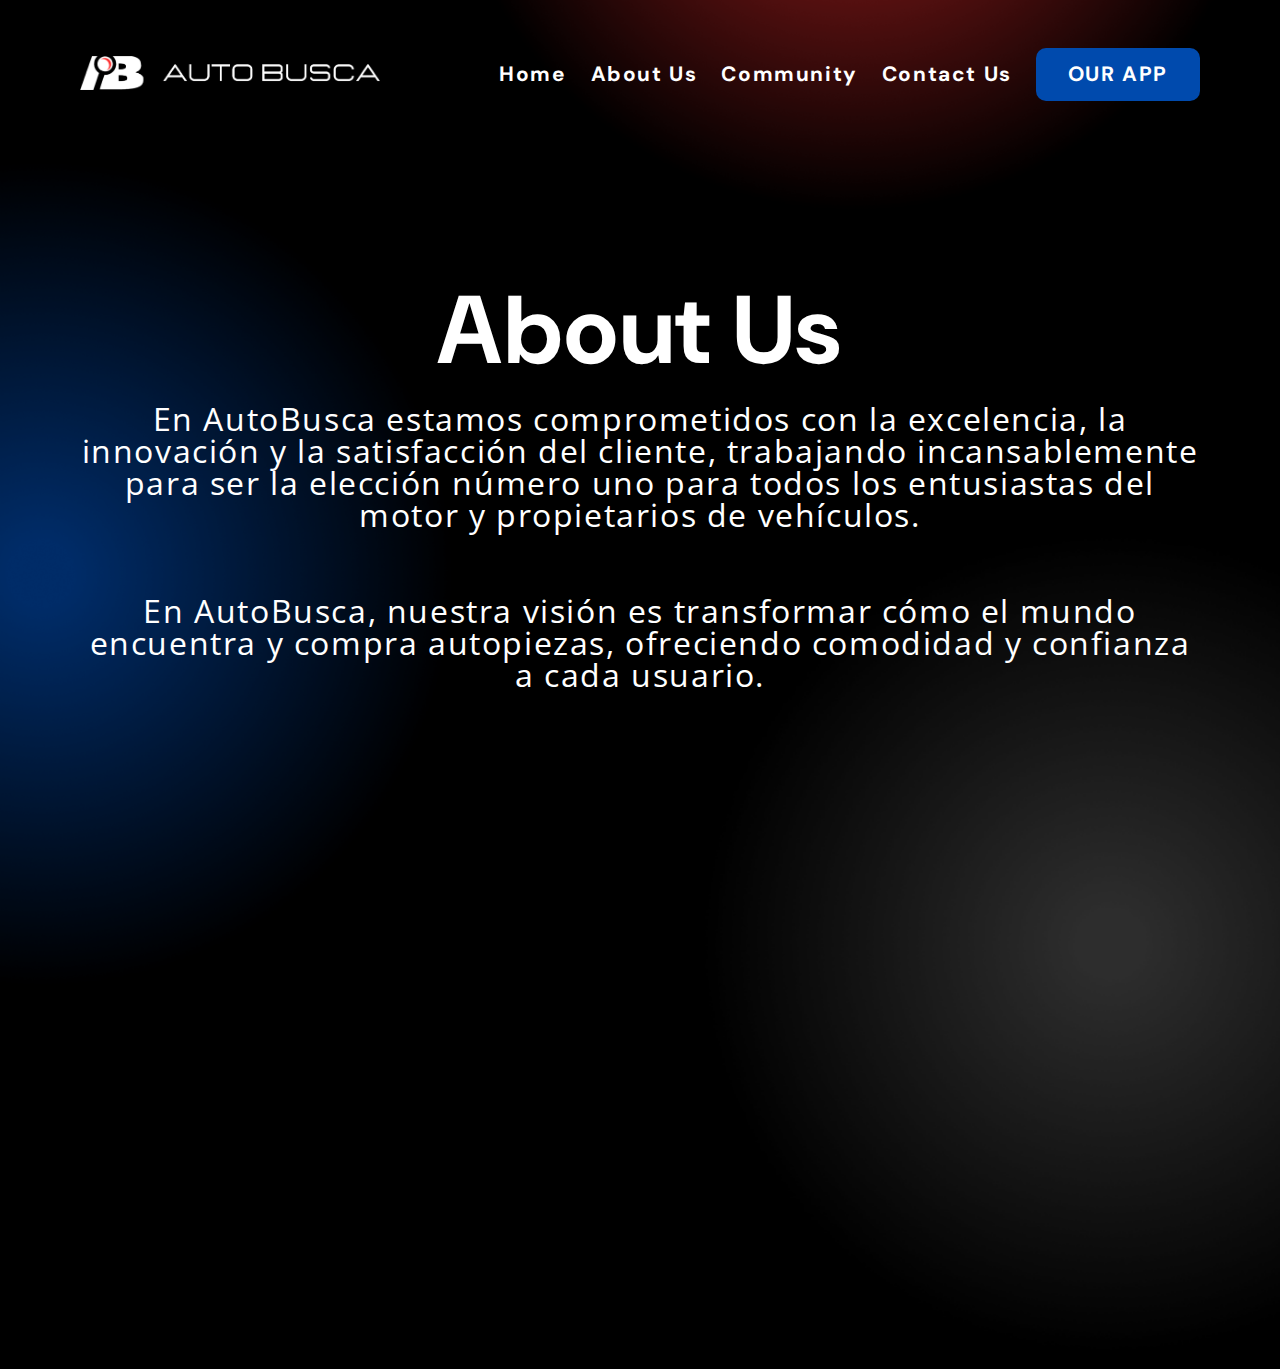
<file: about_us.html>
<!DOCTYPE html>
<html lang="en">
    <head>
        <meta charset="UTF-8">
        <meta name="viewport" content="width=device-width, initial-scale=1.0">
        <link rel="icon" href="./assets/img/icon.png" type="image/x-icon">
        <!--GOOGLE FONTS-->
        <link rel="preconnect" href="https://fonts.googleapis.com">
        <link rel="preconnect" href="https://fonts.gstatic.com" crossorigin>
        <link href="https://fonts.googleapis.com/css2?family=Arimo&family=DM+Sans:opsz,wght@9..40,300&display=swap" rel="stylesheet">
        <link rel="preconnect" href="https://fonts.gstatic.com" crossorigin>
        <link href="https://fonts.googleapis.com/css2?family=Open+Sans&display=swap" rel="stylesheet">
        <!--FONT AWESOME-->
        <link rel="stylesheet" href="https://cdnjs.cloudflare.com/ajax/libs/font-awesome/6.4.2/css/all.min.css" integrity="sha512-z3gLpd7yknf1YoNbCzqRKc4qyor8gaKU1qmn+CShxbuBusANI9QpRohGBreCFkKxLhei6S9CQXFEbbKuqLg0DA==" crossorigin="anonymous" referrerpolicy="no-referrer" />
        <!--CSS-->
        <link rel="stylesheet" href="./assets/css/main.css">
        <title>AutoBusca</title>
    </head>
<body class="body__aboutus">
    
    <nav>
        <div class="red-gradient" id="red-aboutus"></div>

        <div class="nav_container flex">
            <div class="logo">
                <img src="./assets/img/logoAutoBuscca.png" alt="Logo">
            </div>
            <div class="nav__content">
                <ul class="flex">
                    <li><a href="./index.html">Home</a></li>
                    <li><a href="./about_us.html">About Us</a></li>
                    <li><a href="./community.html">Community</a></li>
                    <li><a href="./contact_us.html">Contact Us</a></li>
                    <a href="./ourapp.html">
                        <div class="box">Our app</div>
                    </a>
                </ul>
            </div>

            <div class="nav__content-toggle">
                <i class="fa fa-bars"></i>
            </div>
        </div>
    </nav>
    
    <main class="about__main">
        <div class="blue-gradient" id="blue-aboutus"></div>
        <div class="about__container flex">
            <div class="about__content">
                <h1>About Us</h1>
                <p>En AutoBusca estamos comprometidos con la excelencia, la innovación y la satisfacción del cliente, trabajando incansablemente para ser la elección número uno para todos los entusiastas del motor y propietarios de vehículos.
                </p>
                <p>En AutoBusca, nuestra visión es transformar cómo el mundo encuentra y compra autopiezas, ofreciendo comodidad y confianza a cada usuario.
                </p>
            </div>
        </div>
        <div class="gray-gradient" id="gray-aboutus"></div>
    </main>

    <script src="./js/menu-toggle.js"></script>


</body>
</html>
</file>
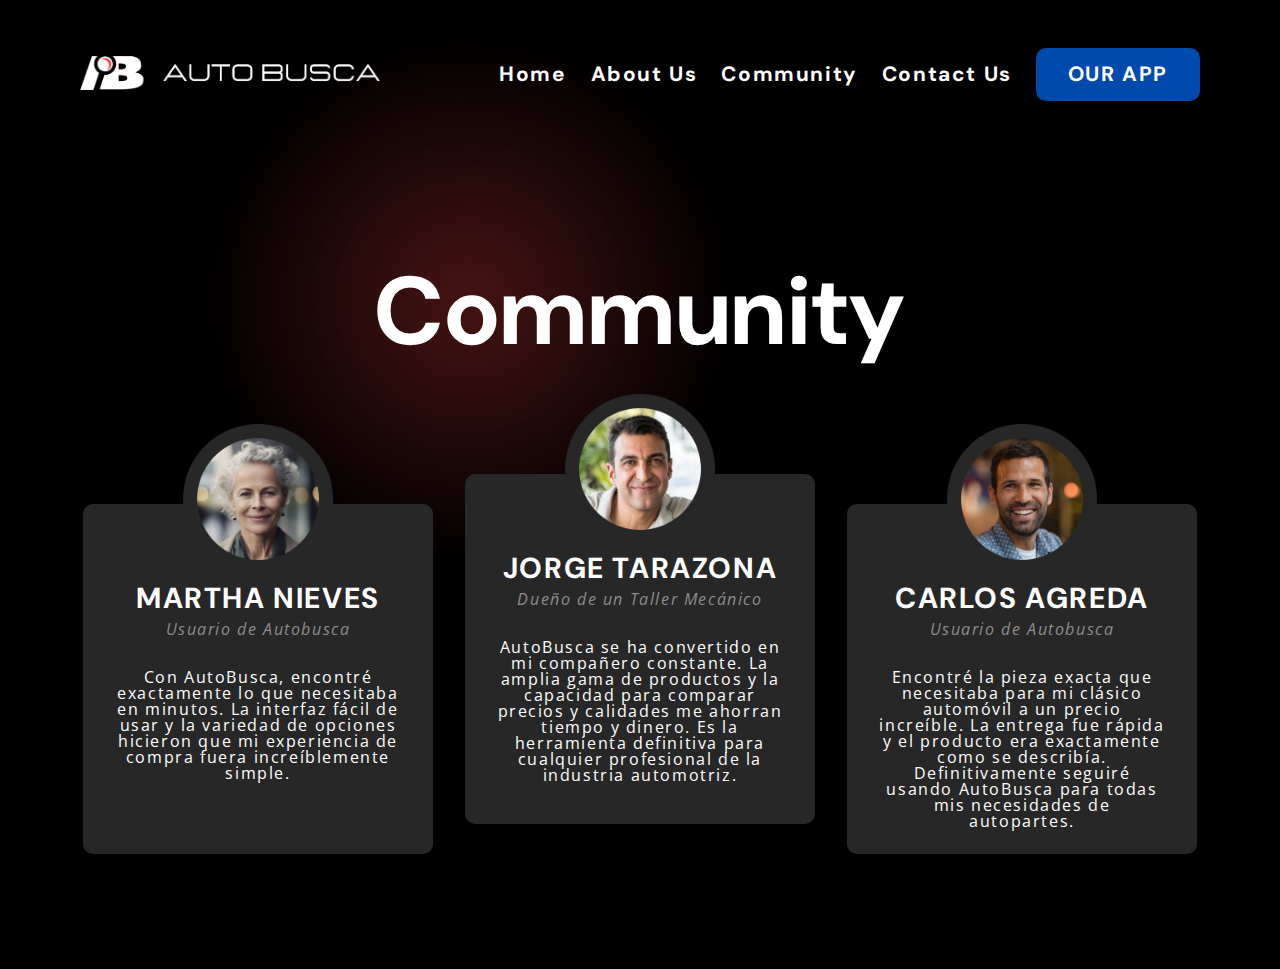
<file: community.html>
<!DOCTYPE html>
<html lang="en">
    <head>
        <meta charset="UTF-8">
        <meta name="viewport" content="width=device-width, initial-scale=1.0">
        <link rel="icon" href="./assets/img/icon.png" type="image/x-icon">
        <!--GOOGLE FONTS-->
        <link rel="preconnect" href="https://fonts.googleapis.com">
        <link rel="preconnect" href="https://fonts.gstatic.com" crossorigin>
        <link href="https://fonts.googleapis.com/css2?family=Arimo&family=DM+Sans:opsz,wght@9..40,300&display=swap" rel="stylesheet">
        <link rel="preconnect" href="https://fonts.gstatic.com" crossorigin>
        <link href="https://fonts.googleapis.com/css2?family=Open+Sans&display=swap" rel="stylesheet">
        <!--FONT AWESOME-->
        <link rel="stylesheet" href="https://cdnjs.cloudflare.com/ajax/libs/font-awesome/6.4.2/css/all.min.css" integrity="sha512-z3gLpd7yknf1YoNbCzqRKc4qyor8gaKU1qmn+CShxbuBusANI9QpRohGBreCFkKxLhei6S9CQXFEbbKuqLg0DA==" crossorigin="anonymous" referrerpolicy="no-referrer" />
        <!--CSS-->
        <link rel="stylesheet" href="./assets/css/main.css">
        <title>AutoBusca</title>
    </head>
<body class="body__community">
    
    <nav>
        <div class="nav_container flex">
            <div class="logo">
                <img src="./assets/img/logoAutoBuscca.png" alt="Logo">
            </div>
            <div class="nav__content">
                <ul class="flex">
                    <li><a href="./index.html">Home</a></li>
                    <li><a href="./about_us.html">About Us</a></li>
                    <li><a href="./community.html">Community</a></li>
                    <li><a href="./contact_us.html">Contact Us</a></li>
                    <a href="./ourapp.html">
                        <div class="box">Our app</div>
                    </a>
                </ul>
            </div>

            <div class="nav__content-toggle">
                <i class="fa fa-bars"></i>
            </div>
        </div>
    </nav>

    <main>
        <div class="community_container flex">
            <div class="community__content">
                <div>
                    <div class="cherry-gradient"></div>                    
                    <h1>Community</h1>
                </div>

                <div class="cards__container flex">

                    
                    <div class="card__wrapped">
                        <div class="card">
                            
                            <div class="img_user"><img src="./assets/img/1seniora.png" alt="Usuario"></div>
                            <div class="card__content">
                                <h2>Martha Nieves</h2>
                                <span>Usuario de Autobusca</span>
                                <p>Con AutoBusca, encontré exactamente lo que necesitaba en minutos. La interfaz fácil de usar y la variedad de opciones hicieron que mi experiencia de compra fuera increíblemente simple.</p>
                            </div>

                        </div>
                    </div>

                    <div class="card__wrapped">
                        <div class="card">
                            
                            <div class="img_user"><img src="./assets/img/2senior.png" alt="Usuario"></div>
                            <div class="card__content">
                                <h2>Jorge Tarazona</h2>
                                <span>Dueño de un Taller Mecánico</span>
                                <p>AutoBusca se ha convertido en mi compañero constante. La amplia gama de productos y la capacidad para comparar precios y calidades me ahorran tiempo y dinero. Es la herramienta definitiva para cualquier profesional de la industria automotriz.</p>
                            </div>

                        </div>
                    </div>

                    <div class="card__wrapped">
                        <div class="card">
                            
                            <div class="img_user"><img src="./assets/img/3senior.png" alt="Usuario"></div>
                            <div class="card__content">
                                <h2>Carlos Agreda</h2>
                                <span>Usuario de Autobusca</span>
                                <p>Encontré la pieza exacta que necesitaba para mi clásico automóvil a un precio increíble. La entrega fue rápida y el producto era exactamente como se describía. Definitivamente seguiré usando AutoBusca para todas mis necesidades de autopartes.</p>
                            </div>

                        </div>
                    </div>

                </div>
            </div>
        </div>
    </main>
    
    
    <script src="./js/menu-toggle.js"></script>


</body>
</html>
</file>
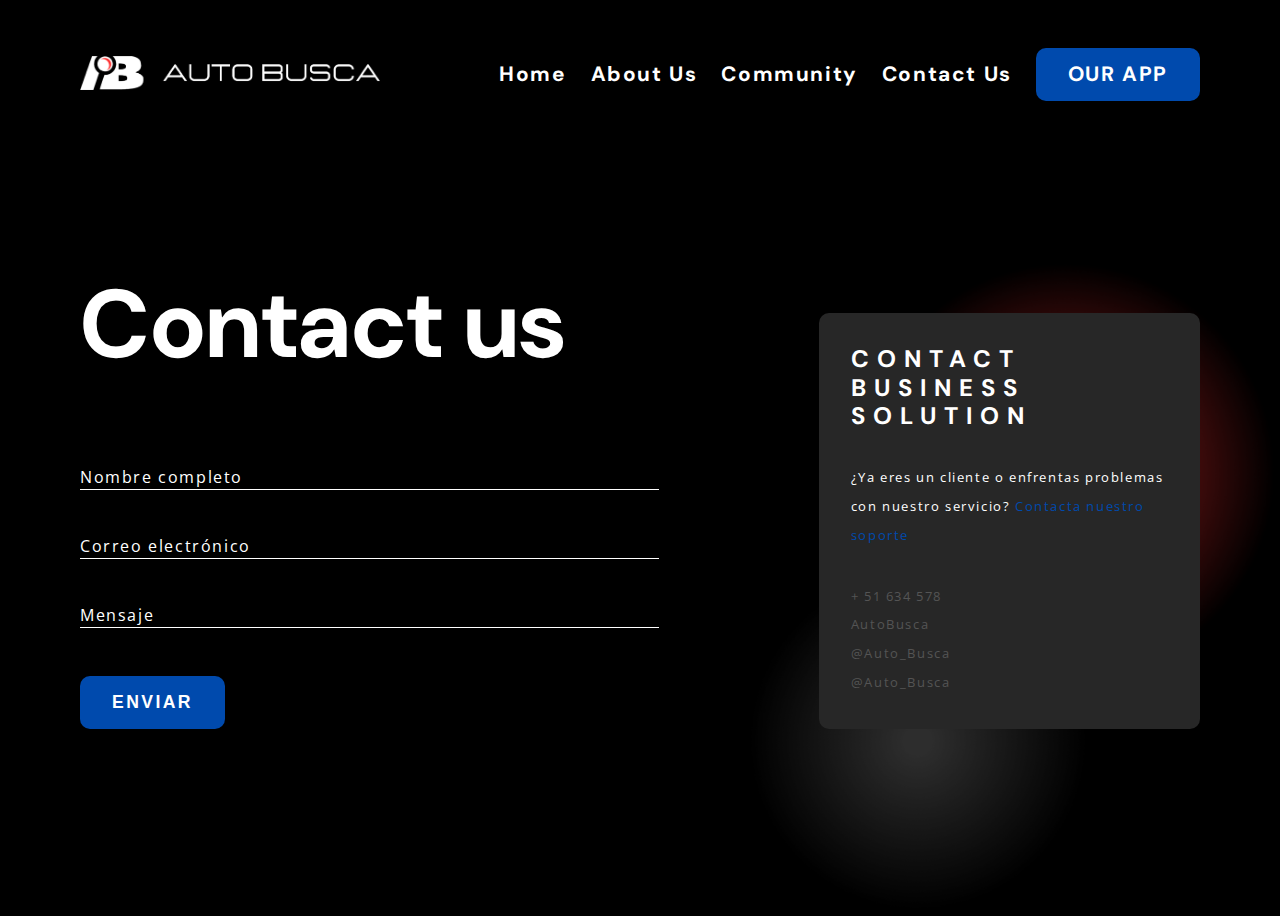
<file: contact_us.html>
<!DOCTYPE html>
<html lang="en">
    <head>
        <meta charset="UTF-8">
        <meta name="viewport" content="width=device-width, initial-scale=1.0">
        <link rel="icon" href="./assets/img/icon.png" type="image/x-icon">
        <!--GOOGLE FONTS-->
        <link rel="preconnect" href="https://fonts.googleapis.com">
        <link rel="preconnect" href="https://fonts.gstatic.com" crossorigin>
        <link href="https://fonts.googleapis.com/css2?family=Arimo&family=DM+Sans:opsz,wght@9..40,300&display=swap" rel="stylesheet">
        <link rel="preconnect" href="https://fonts.googleapis.com">
        <link rel="preconnect" href="https://fonts.gstatic.com" crossorigin>
        <link href="https://fonts.googleapis.com/css2?family=Open+Sans&display=swap" rel="stylesheet">
        <!--FONT AWESOME-->
        <link rel="stylesheet" href="https://cdnjs.cloudflare.com/ajax/libs/font-awesome/6.4.2/css/all.min.css" integrity="sha512-z3gLpd7yknf1YoNbCzqRKc4qyor8gaKU1qmn+CShxbuBusANI9QpRohGBreCFkKxLhei6S9CQXFEbbKuqLg0DA==" crossorigin="anonymous" referrerpolicy="no-referrer" />
        <!--CSS-->
        <link rel="stylesheet" href="./assets/css/main.css">
        <title>AutoBusca</title>
    </head>
<body class="contactsection">

    <nav>
        <div class="nav_container flex">
            <div class="logo">
                <img src="./assets/img/logoAutoBuscca.png" alt="Logo">
            </div>
            <div class="nav__content">
                <ul class="flex">
                    <li><a href="./index.html">Home</a></li>
                    <li><a href="./about_us.html">About Us</a></li>
                    <li><a href="./community.html">Community</a></li>
                    <li><a href="./contact_us.html">Contact Us</a></li>
                    <a href="./ourapp.html">
                        <div class="box">Our app</div>
                    </a>
                </ul>
            </div>

            <div class="nav__content-toggle">
                <i class="fa fa-bars"></i>
            </div>
        </div>
    </nav>
    
    <div class="contact_us-container flex">
        <div class="contact-us-content flex">
            <div class="contact-us">
                <h1>Contact us</h1>
                <form action="">
                    <div class="input__container">
                        <input type="text" name="name" placeholder=" " id="name" required autocomplete="off">
                        <label class="contact-us-label" for="name">Nombre completo</label>
                    </div>

                    <div class="input__container">
                        <input type="text" name="email" placeholder=" " id="email" required autocomplete="off">
                        <label class="contact-us-label"  for="email">Correo electrónico</label>
                    </div>

                    <div class="input__container">
                        <input type="text" name="mssg" placeholder=" " id="mssg" required autocomplete="off">
                        <label class="contact-us-label"  for="mssg">Mensaje</label>
                    </div>

                    <button>
                        <div class="box">Enviar</div>
                    </button>
                </form>
            </div>

            <div class="contact-business-solution">
                <div class="card">
                    <div class="gray-gradient"></div>
                    <div class="red-gradient"></div>
                    <h2>Contact Business Solution</h2>
                    <p>¿Ya eres un cliente o enfrentas problemas con nuestro servicio? <a href="#">Contacta nuestro soporte</a></p>

                    <div class="card-links">
                        <div class="card-links__content">
                            <i class="fa-solid fa-phone" style="color: #636363;"></i>
                            <span>+ 51 634 578</span>
                        </div>
                        <div class="card-links__content">
                            <i class="fa-brands fa-facebook-f" style="color: #636363;"></i>
                            <span>AutoBusca</span>
                        </div>
                        <div class="card-links__content">
                            <i class="fa-brands fa-x-twitter" style="color: #636363;"></i>
                            <span>@Auto_Busca</span>
                        </div>
                        <div class="card-links__content">
                            <i class="fa-brands fa-linkedin-in" style="color: #636363;"></i>
                            <span>@Auto_Busca</span>
                        </div>
                    </div>
                </div>
            </div>
        </div>
    </div>

    <script src="./js/menu-toggle.js"></script>
</body>
</html>
</file>
<file: assets/css/main.css>
@import url(../css/reset.css);
@import url(../css/bases.css);
@import url(../css/nav.css);
@import url(../css/home.css);
@import url(../css/about_us.css);
@import url(../css/community.css);
@import url(../css/contactus.css);
@import url(../css/ourapp.css);
</file>
